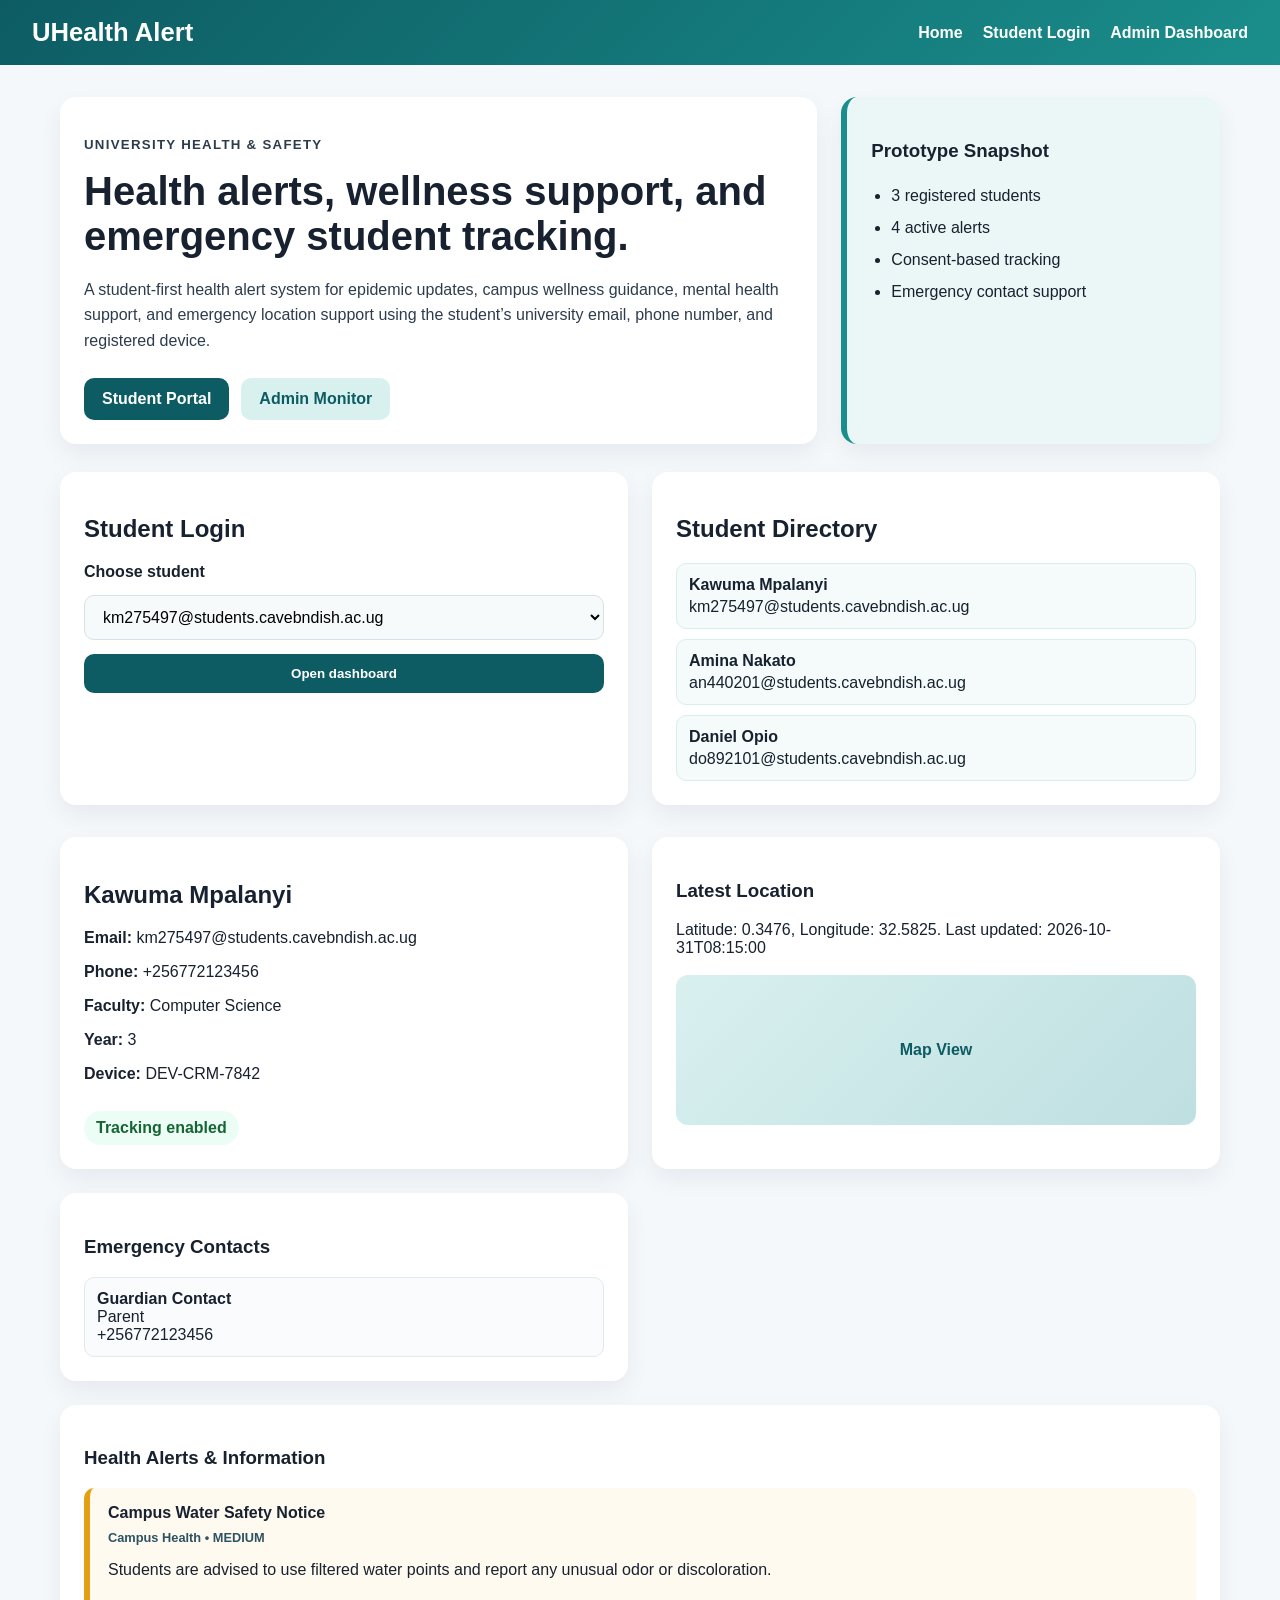
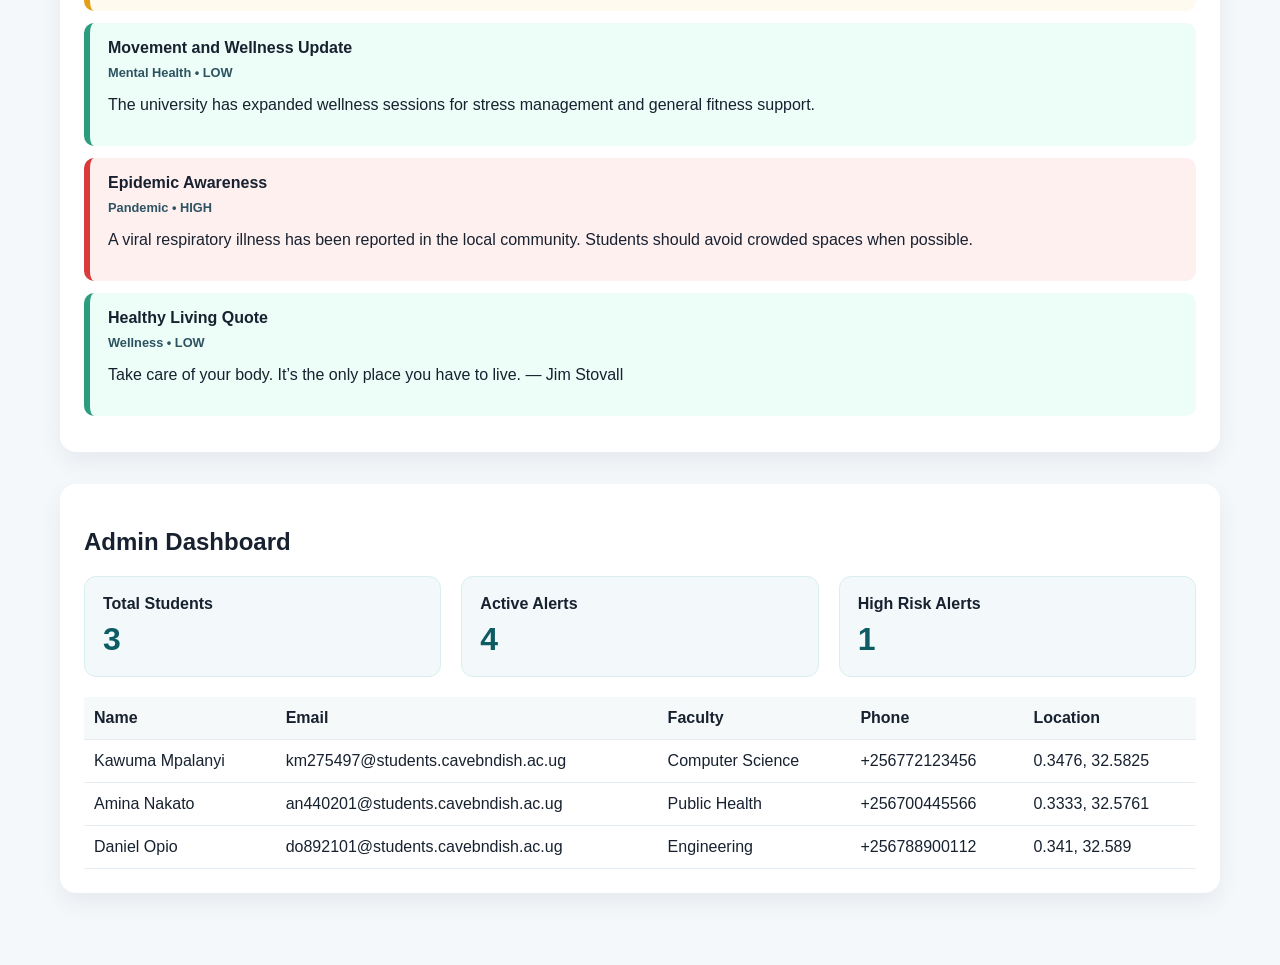
<file: index.html>
<!DOCTYPE html>
<html lang="en">
  <head>
    <meta charset="UTF-8" />
    <meta name="viewport" content="width=device-width, initial-scale=1.0" />
    <title>UHealth Alert | University Health System</title>
    <link rel="stylesheet" href="./styles.css" />
  </head>
  <body>
    <header class="topbar">
      <div class="brand">UHealth Alert</div>
      <nav class="nav">
        <a href="#home">Home</a>
        <a href="#student-login">Student Login</a>
        <a href="#admin-dashboard">Admin Dashboard</a>
      </nav>
    </header>

    <main id="home">
      <section class="hero">
        <div class="hero-copy">
          <p class="eyebrow">University Health & Safety</p>
          <h1>Health alerts, wellness support, and emergency student tracking.</h1>
          <p>
            A student-first health alert system for epidemic updates, campus wellness guidance,
            mental health support, and emergency location support using the student’s university email,
            phone number, and registered device.
          </p>
          <div class="hero-actions">
            <a class="primary-btn" href="#student-login">Student Portal</a>
            <a class="secondary-btn" href="#admin-dashboard">Admin Monitor</a>
          </div>
        </div>

        <div class="hero-panel">
          <h3>Prototype Snapshot</h3>
          <ul>
            <li>3 registered students</li>
            <li>4 active alerts</li>
            <li>Consent-based tracking</li>
            <li>Emergency contact support</li>
          </ul>
        </div>
      </section>

      <section id="student-login" class="panel-grid">
        <div class="panel card">
          <h2>Student Login</h2>
          <form id="login-form">
            <label for="student-select">Choose student</label>
            <select id="student-select"></select>
            <button type="submit" class="primary-btn">Open dashboard</button>
          </form>
        </div>

        <div class="panel card">
          <h2>Student Directory</h2>
          <div id="student-list" class="student-list"></div>
        </div>
      </section>

      <section id="student-dashboard" class="dashboard-section hidden">
        <div class="card student-profile">
          <h2 id="student-name">Student Name</h2>
          <p><strong>Email:</strong> <span id="student-email"></span></p>
          <p><strong>Phone:</strong> <span id="student-phone"></span></p>
          <p><strong>Faculty:</strong> <span id="student-faculty"></span></p>
          <p><strong>Year:</strong> <span id="student-year"></span></p>
          <p><strong>Device:</strong> <span id="student-device"></span></p>
          <div class="status-tag">Tracking enabled</div>
        </div>

        <div class="card location-card">
          <h3>Latest Location</h3>
          <p id="location-text">No location available.</p>
          <div class="map-box">Map View</div>
        </div>

        <div class="card emergency-card">
          <h3>Emergency Contacts</h3>
          <div id="contacts-list"></div>
        </div>

        <div class="card alerts-card wide">
          <h3>Health Alerts & Information</h3>
          <div id="alerts-list"></div>
        </div>
      </section>

      <section id="admin-dashboard" class="admin-section card">
        <h2>Admin Dashboard</h2>
        <div class="summary-grid">
          <div class="summary-card">
            <span>Total Students</span>
            <strong id="stat-students">0</strong>
          </div>
          <div class="summary-card">
            <span>Active Alerts</span>
            <strong id="stat-alerts">0</strong>
          </div>
          <div class="summary-card">
            <span>High Risk Alerts</span>
            <strong id="stat-risk">0</strong>
          </div>
        </div>

        <div class="table-wrap">
          <table>
            <thead>
              <tr>
                <th>Name</th>
                <th>Email</th>
                <th>Faculty</th>
                <th>Phone</th>
                <th>Location</th>
              </tr>
            </thead>
            <tbody id="student-table-body"></tbody>
          </table>
        </div>
      </section>
    </main>

    <script src="./script.js"></script>
  </body>
</html>
</file>
<file: styles.css>
body {
  margin: 0;
  font-family: Arial, sans-serif;
  background: #f4f8fb;
  color: #17212f;
}

* {
  box-sizing: border-box;
}

.topbar {
  display: flex;
  justify-content: space-between;
  align-items: center;
  padding: 18px 32px;
  background: linear-gradient(135deg, #0d5c63, #1a8e8b);
  color: white;
}

.brand {
  font-size: 1.6rem;
  font-weight: 700;
}

.nav {
  display: flex;
  gap: 20px;
}

.nav a {
  color: white;
  text-decoration: none;
  font-weight: 600;
}

main {
  max-width: 1200px;
  margin: 32px auto;
  padding: 0 20px 40px;
}

.hero {
  display: grid;
  grid-template-columns: 2fr 1fr;
  gap: 24px;
  margin-bottom: 28px;
}

.hero-copy,
.hero-panel,
.card {
  background: white;
  border-radius: 16px;
  padding: 24px;
  box-shadow: 0 10px 24px rgba(15, 23, 42, 0.06);
}

.eyebrow {
  color: #1a8e8b;
  font-size: 0.83rem;
  font-weight: 700;
  text-transform: uppercase;
  letter-spacing: 0.08rem;
}

.hero-copy h1 {
  margin: 12px 0 18px;
  font-size: 2.5rem;
}

.hero-copy p {
  line-height: 1.6;
  color: #2d3c4d;
}

.hero-panel {
  background: #eaf7f6;
  border-left: 6px solid #1a8e8b;
}

.hero-panel ul {
  padding-left: 20px;
  line-height: 2;
}

.hero-actions {
  margin-top: 24px;
  display: flex;
  gap: 12px;
  flex-wrap: wrap;
}

.primary-btn,
.secondary-btn {
  display: inline-block;
  text-decoration: none;
  border-radius: 10px;
  padding: 12px 18px;
  font-weight: 700;
}

.primary-btn {
  background: #0d5c63;
  color: white;
}

.secondary-btn {
  background: #d8f1ee;
  color: #0d5c63;
}

.panel-grid {
  display: grid;
  grid-template-columns: 1fr 1fr;
  gap: 24px;
  margin-bottom: 32px;
}

form {
  display: flex;
  flex-direction: column;
  gap: 14px;
}

label {
  font-weight: 600;
}

select {
  padding: 12px 14px;
  border-radius: 10px;
  border: 1px solid #d6e1e8;
  background: #f7fafb;
  font-size: 1rem;
}

button {
  border: none;
  cursor: pointer;
}

.student-list {
  display: flex;
  flex-direction: column;
  gap: 10px;
}

.student-item {
  display: flex;
  flex-direction: column;
  gap: 4px;
  text-decoration: none;
  color: #17212f;
  background: #f4fbfa;
  border: 1px solid #d7efed;
  border-radius: 10px;
  padding: 12px;
}

.student-item strong {
  font-size: 1rem;
}

.dashboard-section {
  display: grid;
  grid-template-columns: 1fr 1fr;
  gap: 24px;
  margin-bottom: 32px;
}

.student-profile,
.location-card,
.emergency-card,
.alerts-card {
  min-height: 180px;
}

.status-tag {
  display: inline-flex;
  margin-top: 12px;
  padding: 8px 12px;
  border-radius: 999px;
  background: #ecfdf5;
  color: #166534;
  font-weight: 700;
}

.map-box {
  margin-top: 18px;
  min-height: 150px;
  display: flex;
  align-items: center;
  justify-content: center;
  border-radius: 12px;
  background: linear-gradient(135deg, #d9f0ef, #bedfe0);
  color: #0d5c63;
  font-weight: 700;
}

.contact-item {
  background: #f9fbfc;
  border: 1px solid #dfeaf1;
  border-radius: 10px;
  padding: 12px;
  margin-top: 10px;
}

.alert-item {
  border-left: 6px solid #0d5c63;
  padding: 16px 18px;
  border-radius: 10px;
  background: #f8fafc;
  margin-bottom: 12px;
}

.alert-item h4 {
  margin: 0 0 8px;
}

.meta {
  font-size: 0.8rem;
  font-weight: 700;
  color: #2d5362;
  margin-bottom: 6px;
}

.severity-high {
  border-left-color: #d93b3b;
  background: #fff0f0;
}

.severity-medium {
  border-left-color: #e59f14;
  background: #fffaf0;
}

.severity-low {
  border-left-color: #2b9d7d;
  background: #edfdf8;
}

.wide {
  grid-column: 1 / -1;
}

.admin-section {
  margin-top: 20px;
}

.summary-grid {
  display: grid;
  grid-template-columns: repeat(3, 1fr);
  gap: 20px;
  margin-top: 18px;
}

.summary-card {
  background: #f3f9fa;
  border: 1px solid #d9eeef;
  border-radius: 12px;
  padding: 18px;
  display: flex;
  flex-direction: column;
  gap: 8px;
  font-weight: 600;
}

.summary-card strong {
  font-size: 2rem;
  color: #0d5c63;
}

.table-wrap {
  overflow-x: auto;
  margin-top: 20px;
}

table {
  width: 100%;
  border-collapse: collapse;
}

th, td {
  text-align: left;
  padding: 12px 10px;
  border-bottom: 1px solid #e6edf2;
}

th {
  background: #f5f9fa;
}

.hidden {
  display: none;
}

@media (max-width: 768px) {
  .hero,
  .panel-grid,
  .dashboard-section,
  .summary-grid {
    grid-template-columns: 1fr;
  }

  .topbar {
    flex-direction: column;
    gap: 12px;
    align-items: flex-start;
  }
}
</file>
